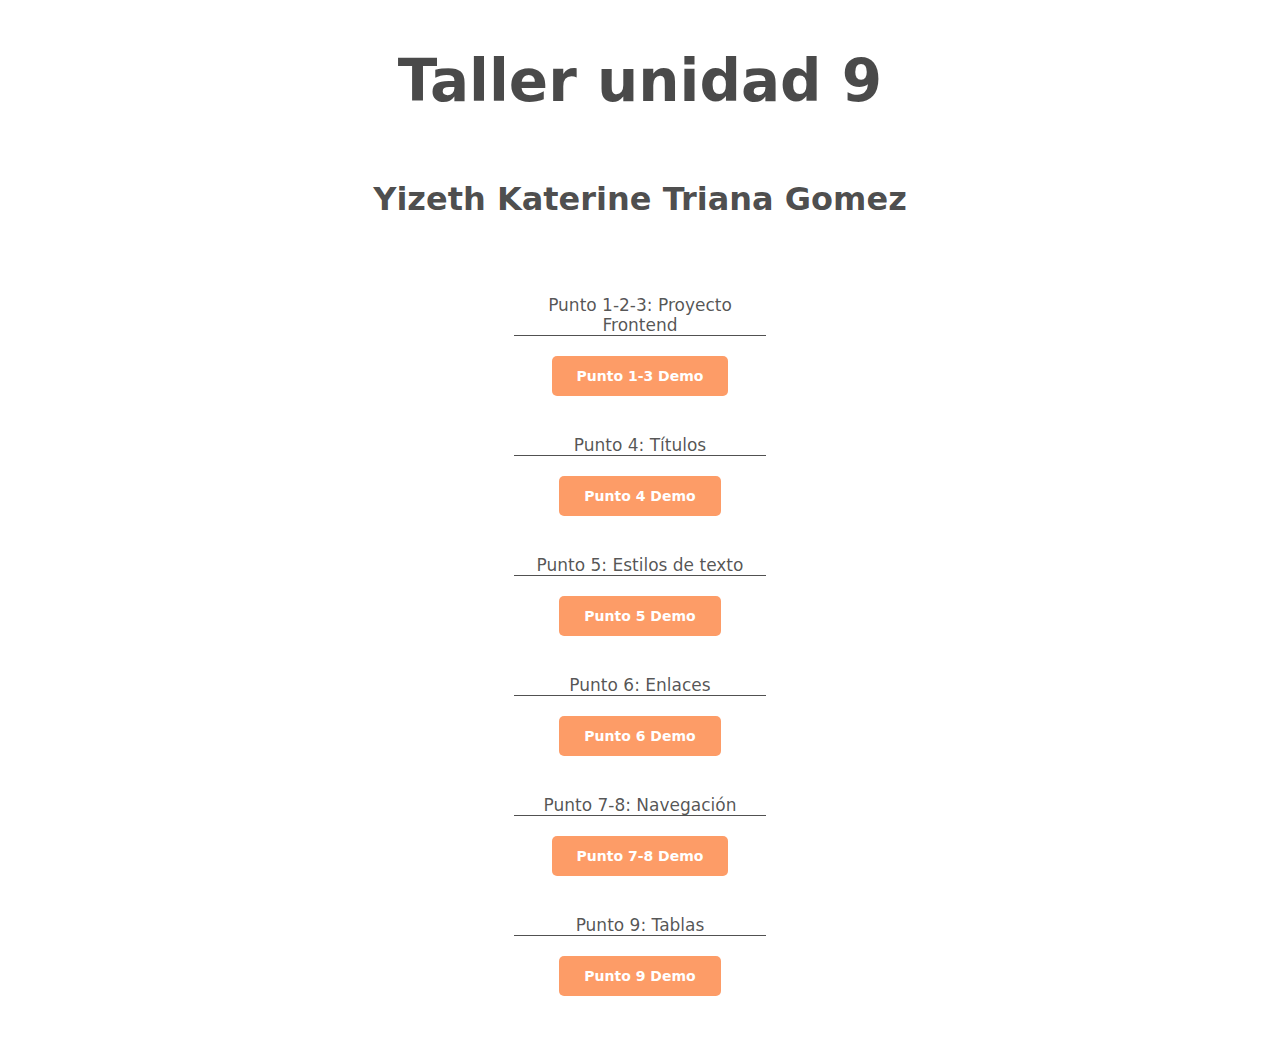
<file: index.html>
<!DOCTYPE html>
<html lang="en">

<head>
    <meta charset="UTF-8">
    <meta http-equiv="X-UA-Compatible" content="IE=edge">
    <meta name="viewport" content="width=device-width, initial-scale=1.0">
    <title>php example</title>
    <link rel="stylesheet" href="./styles/styles.css">
</head>

<body>
    <div>
        <h1> Taller unidad 9</h1>
        <h2>Yizeth Katerine Triana Gomez</h2>
        <nav>
            <ul>
                <li>
                    <p>
                        Punto 1-2-3: Proyecto Frontend
                    </p>
                    <a href="./PUNTO 1-3/Index.html">
                        Punto 1-3 Demo
                    </a>
                </li>
                <li>
                    <p>
                        Punto 4: Títulos
                    </p>
                    <a href="./PUNTO-4/index.html"> 
                        Punto 4 Demo
                    </a>
                </li>
                <li>
                    <p>
                        Punto 5: Estilos de texto
                    </p>
                    <a href="./PUNTO-5/index.html"> 
                        Punto 5 Demo
                    </a>
                </li>
                <li>
                    <p>
                        Punto 6: Enlaces
                    </p>
                    <a href="./PUNTO-6/index.html">
                        Punto 6 Demo
                    </a>
                </li>
                <li>
                    <p>
                        Punto 7-8: Navegación
                    </p>
                    <a href="./PUNTO-7/index.html">
                        Punto 7-8 Demo
                    </a>
                </li>
                <li>
                    <p>
                        Punto 9: Tablas
                    </p>
                    <a href="./PUNTO-9/index.html"> 
                        Punto 9 Demo
                    </a>
                </li>
            </ul>
        </nav>
    </div>
</body>

</html>
</file>
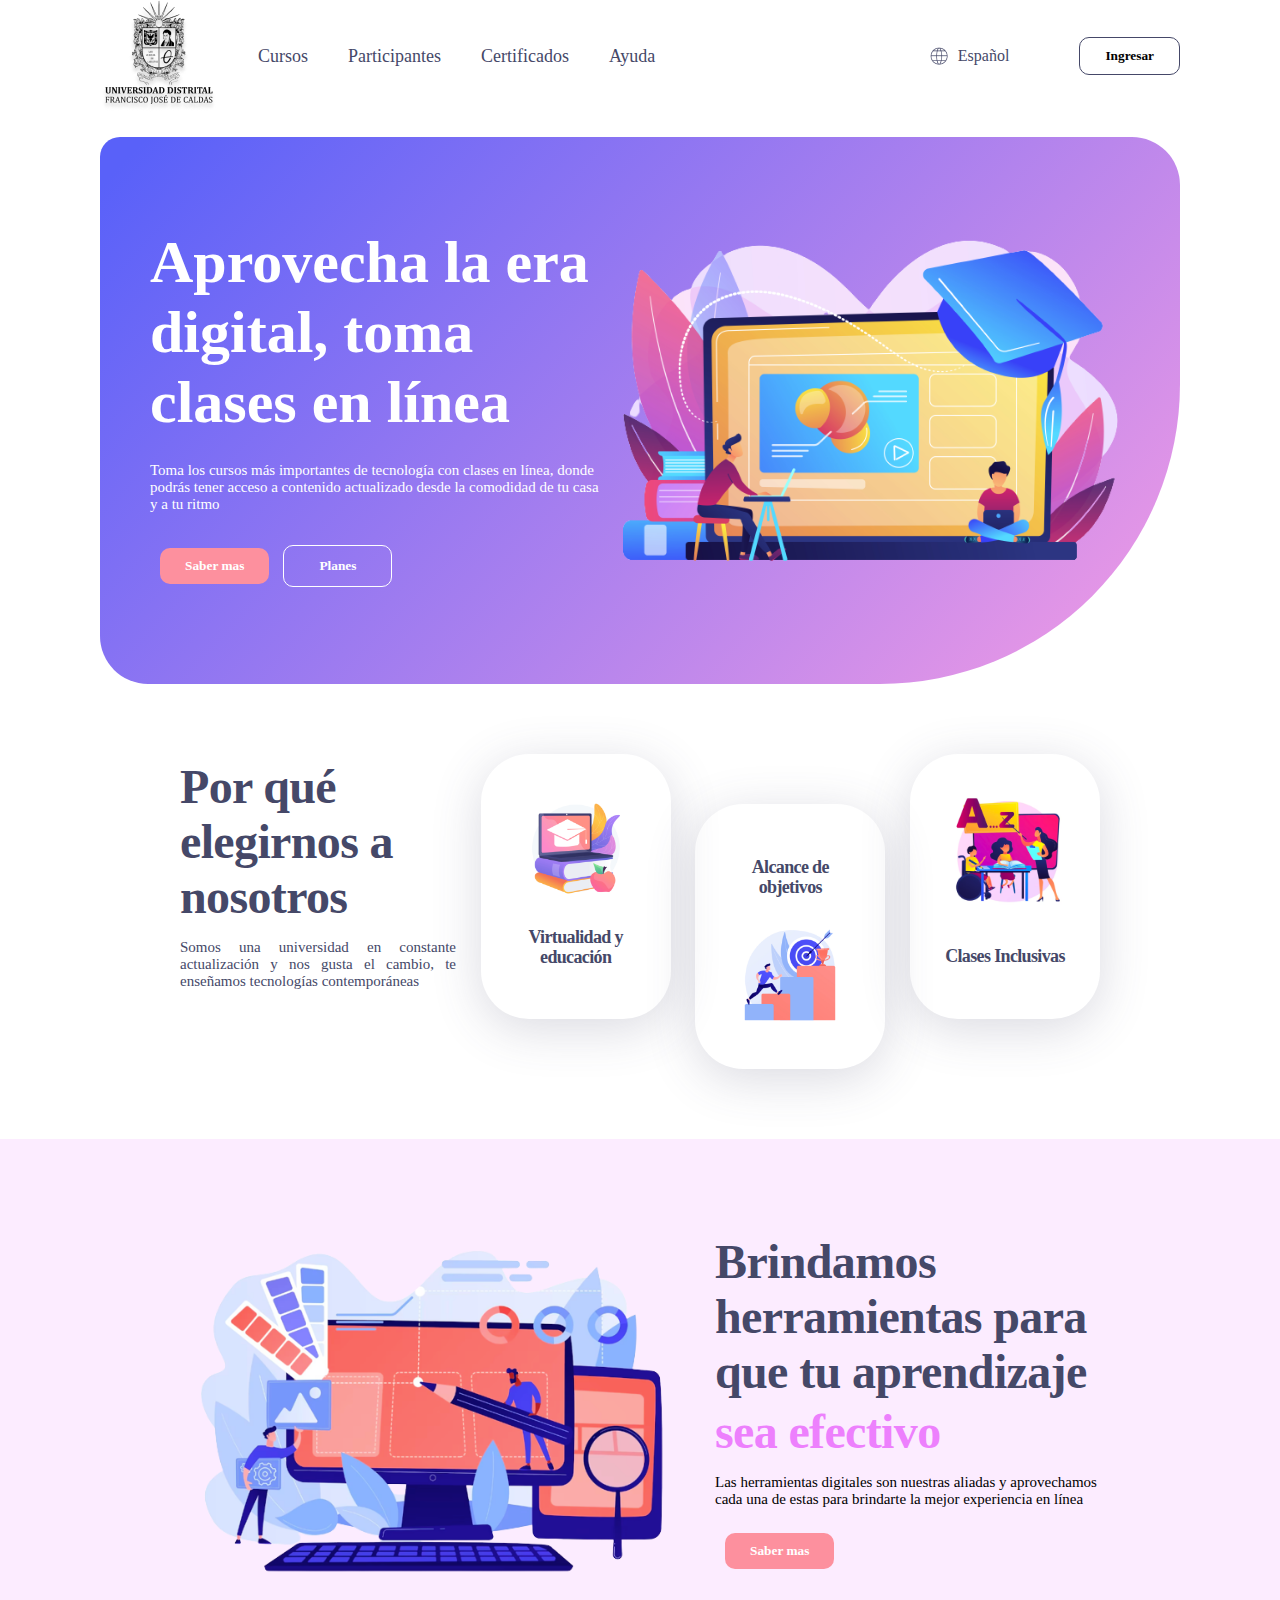
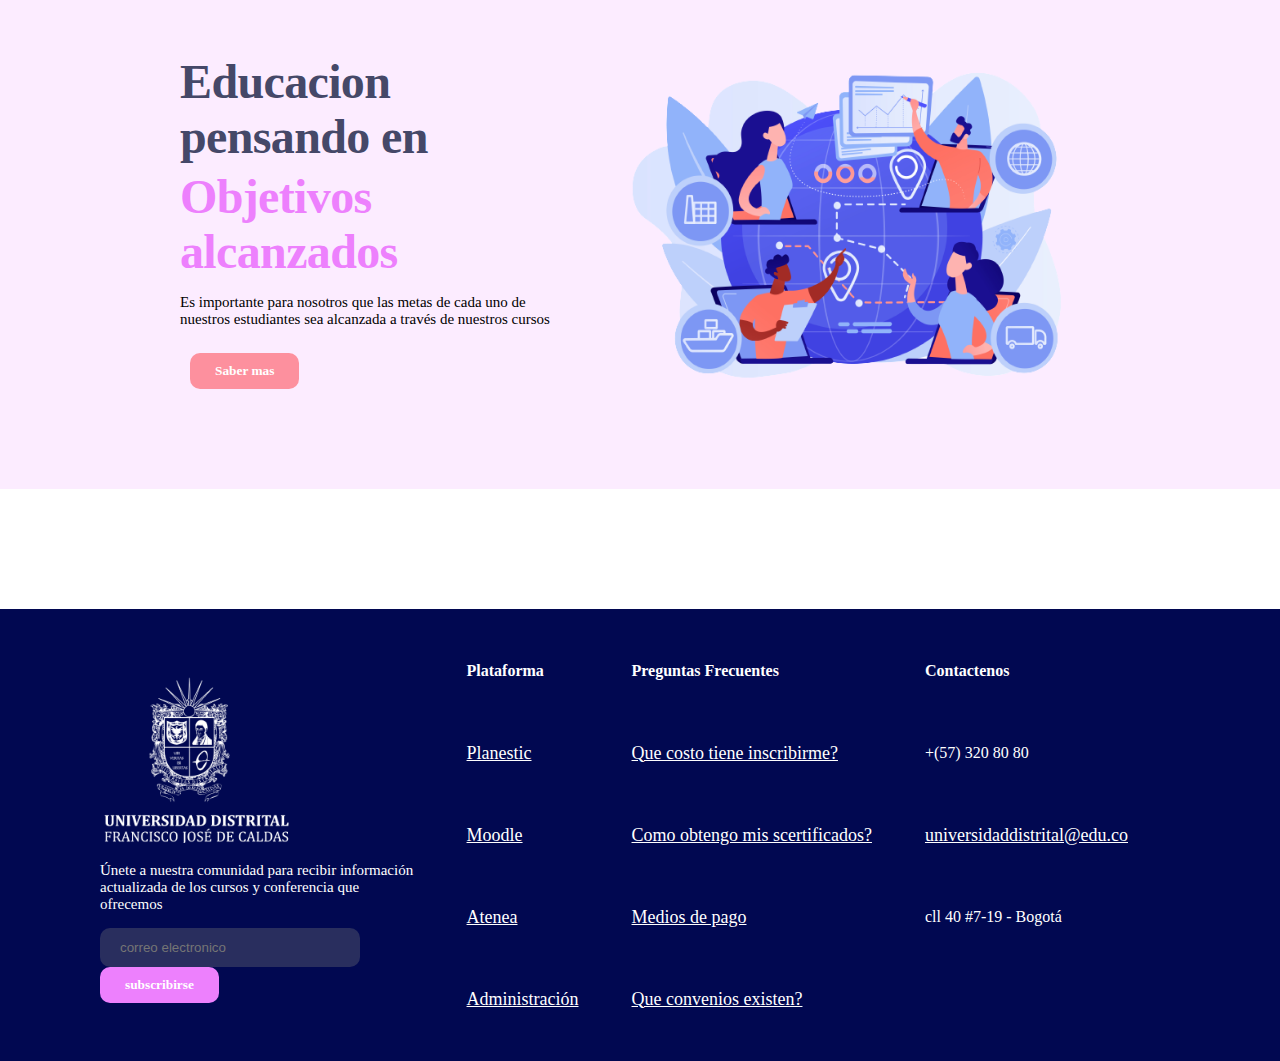
<file: PUNTO 1-3/Index.html>
<!DOCTYPE html>
<html lang="en">

<head>
    <meta charset="UTF-8">
    <meta http-equiv="X-UA-Compatible" content="IE=edge">
    <meta name="viewport" content="width=device-width, initial-scale=1.0">
    <title>UD Atenea Cursos</title>
    <link rel="stylesheet" href="https://indestructibletype.com/fonts/Jost.css" type="text/css" charset="utf-8" />
    <link rel="stylesheet" href="./styles/generasl-styles.css">
    <link rel="stylesheet" href="./styles/header-styles.css">
    <link rel="stylesheet" href="./styles/banner-styles.css">
    <link rel="stylesheet" href="./styles/section-1-styles.css">
    <link rel="stylesheet" href="./styles/section-2-styles.css">
    <link rel="stylesheet" href="./styles/footer-styles.css"> 
</head>

<body>
    <header>
        <div class="header__navigation">
            <img src="./Public/Images/header-logo.png" alt="main-logo">
            <nav>
                <ul>
                    <li><a href="">Cursos</a></li>
                    <li><a href="">Participantes</a></li>
                    <li><a href="">Certificados</a></li>
                    <li><a href="">Ayuda</a></li>
                </ul>
            </nav>
        </div>
        <div class="header__settings">
            <div>
                <img src="./Public/Images/header-world.png" alt="world">
                <span>Español</span>
            </div>
            <button>Ingresar</button>
        </div>
    </header>
    <main>
        <section id="banner">
            <div>
                <div>
                    <h1>Aprovecha la era digital, toma clases en línea</h1>
                    <p>
                        Toma los cursos más importantes de tecnología con clases en línea, donde podrás tener acceso
                        a contenido actualizado desde la comodidad de tu casa y a tu ritmo
                    </p>
                </div>
                <div>
                    <button class="button--orange">Saber mas</button>
                    <button class="button--white">Planes</button>
                </div>
            </div>
            <img src="./Public/Images/banner-online.png" alt="banner" width="550px" height="350px">
        </section>
        <section id="section-1">
            <div class="section-1__info">
                <h2>Por qué elegirnos a nosotros</h2>
                <p>
                    Somos una universidad en constante actualización
                    y nos gusta el cambio, te enseñamos tecnologías contemporáneas
                </p>
            </div>
            <div class="section-1__card">
                <img src="Public/Images/section1-education.png" alt="education" width="120px" height="120px">
                <h3>Virtualidad y educación</h3>
            </div>
            <div class="section-1__card section-1__card-down">
                <h3>Alcance de objetivos</h3>
                <img src="Public/Images/section1-goals.png" alt="goals" width="120px" height="120px">
            </div>
            <div class="section-1__card">
                <img src="Public/Images/section1-teach.png" alt="teach" width="120px" height="120px">
                <h3>Clases Inclusivas</h3>
            </div>
        </section>
        <section id="section-2">
            <div class="section-2__info">
                <img src="Public/Images/section2-tools.png" alt="tools" width="500px" height="350px">
                <div>
                    <h2>Brindamos herramientas para que tu aprendizaje</h2>
                    <h2 class="section-2__sub-pink">sea efectivo</h2>
                    <p>
                        Las herramientas digitales son nuestras aliadas y
                        aprovechamos cada una de estas para brindarte la mejor experiencia en línea
                    </p>
                    <button class="button--orange">Saber mas</button>
                </div>
            </div>
            <div class="section-2__info">
                <div>
                    <h2>Educacion pensando en</h2>
                    <h2 class="section-2__sub-pink">Objetivos alcanzados</h2>
                    <p>
                        Es importante para nosotros que las metas de cada uno de nuestros estudiantes
                        sea alcanzada a través de nuestros cursos
                    </p>
                    <button class="button--orange">Saber mas</button>
                </div>
                <img src="Public/Images/section2-goals.png" alt="goals" width="500px" height="350px">
            </div>
        </section>
    </main>
    <footer id="footer">
        <div class="footer__info">
            <img src="./Public/Images/footer-logo.png" alt="logo" width="200px" height="175px">
            <div>
                <p>
                    Únete a nuestra comunidad para recibir información
                    actualizada de los cursos y conferencia que ofrecemos
                </p>
                <form>
                    <input 
                    type="email" 
                    name="user_email" 
                    placeholder="correo electronico">
                    <button class="button--pink">subscribirse</button>
                </form>
            </div>
        </div>
        <div>
            <table>
                <tr>
                    <th>Plataforma</th>
                    <th>Preguntas Frecuentes</th>
                    <th>Contactenos</th>
                </tr>
                <tr>
                    <td><a href="">Planestic</a></td>
                    <td><a href="">Que costo tiene inscribirme?</a></td>
                    <td>+(57) 320 80 80</td>
                </tr>
                <tr>
                    <td><a href="">Moodle</a></td>
                    <td><a href="">Como obtengo mis scertificados?</a></td>
                    <td><a href="">universidaddistrital@edu.co</a></td>
                </tr>
                <tr>
                    <td><a href="">Atenea</a></td>
                    <td><a href="">Medios de pago</a></td>
                    <td>cll 40 #7-19 - Bogotá</td>
                </tr>
                <tr>
                    <td><a href="">Administración</a></td>
                    <td><a href="">Que convenios existen?</a></td>
                </tr>
             </table>
        </div>
    </footer>
</body>

</html>
</file>
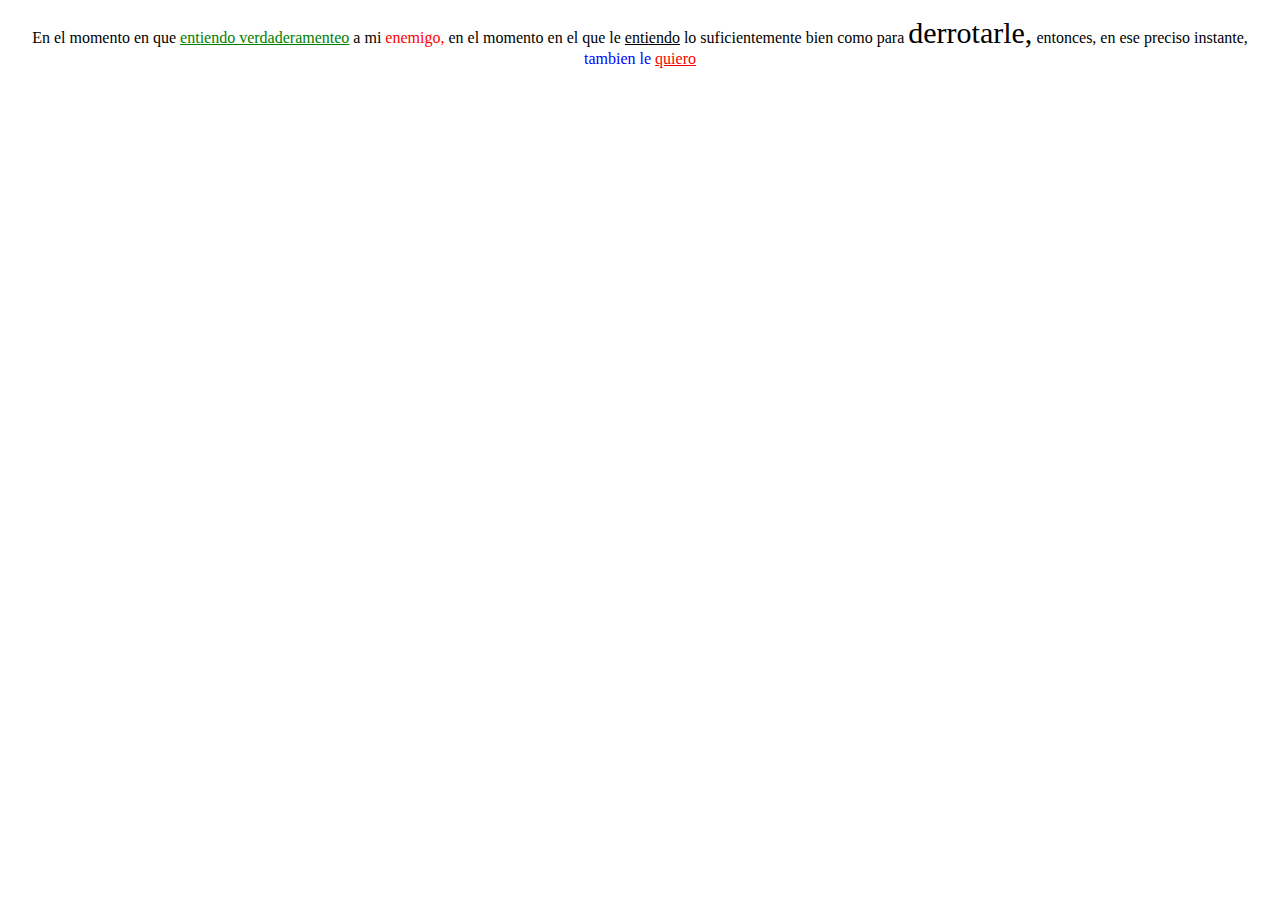
<file: PUNTO-5/index.html>
<!DOCTYPE html>
<html lang="en">
<head>
    <meta charset="UTF-8">
    <meta name="viewport" content="width=device-width, initial-scale=1.0">
    <title>Centrar texto</title>
</head>
<body>
    <center>
        <p>
            <span>En el momento en que </span> 
            <u
            style="color: green;"
            >entiendo verdaderamenteo</u>
            <span>a mi</span>
            <span
            style="color: red;"
            >enemigo,</span>
            <span>en el momento en el que le</span>
            <u>entiendo</u>
            <span>lo suficientemente bien como para</span>
            <span
            style="font-size: 30px;"
            >derrotarle,</span>
            <span>entonces, en ese preciso instante,</span>
            <h style="color: blue;"
            >tambien le</h>
            <u style="color: red;">quiero</u>
        </p> 
    </center>
</body>
</html>
</file>
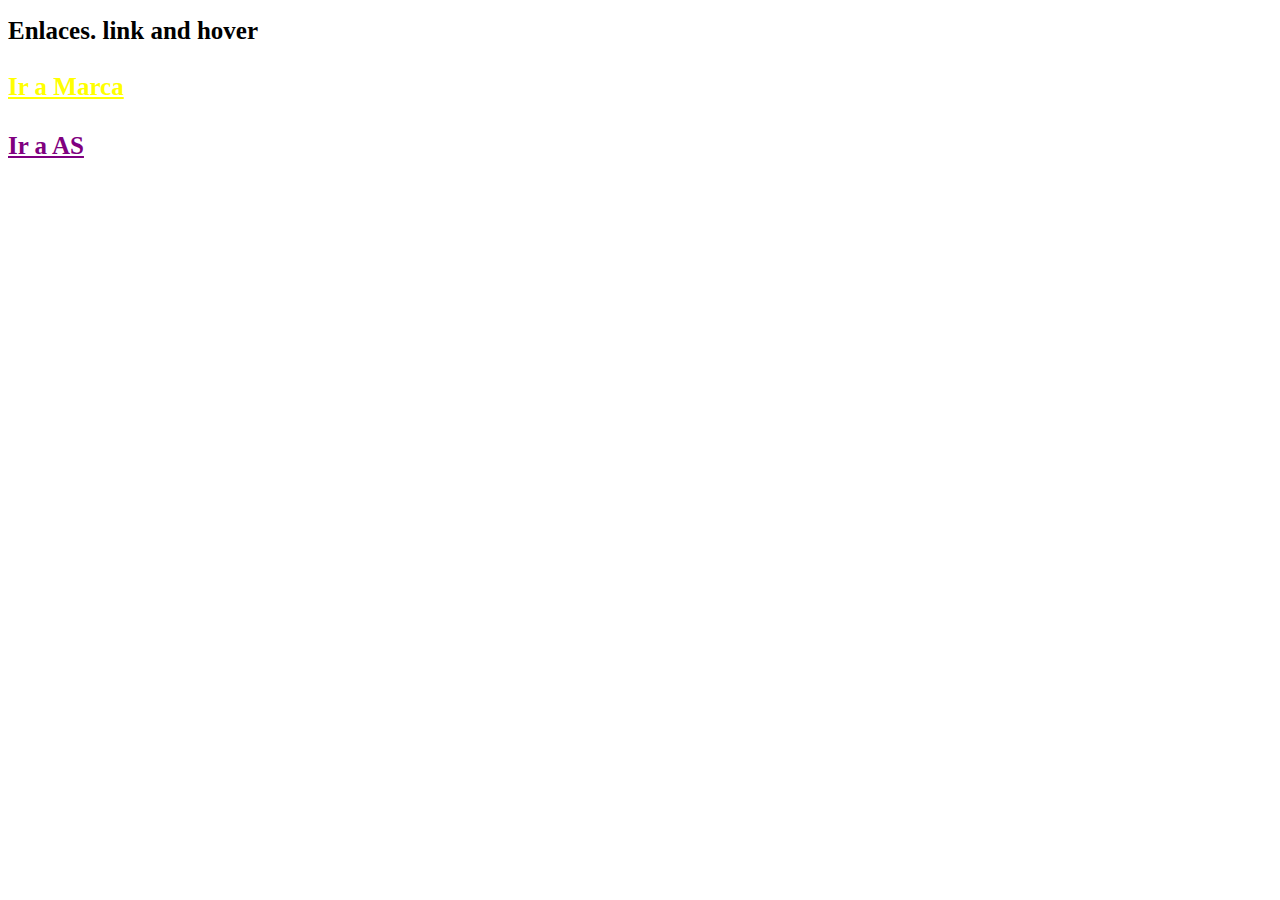
<file: PUNTO-6/index.html>
<!DOCTYPE html>
<html lang="en">
<head>
    <meta charset="UTF-8">
    <meta name="viewport" content="width=device-width, initial-scale=1.0">
    <title>Document</title>
    <style>
        .h1 {
            color: black;
            font-size: 25px;
            font-family: 'Jost';
        }
    </style>
    <style>
        .u1 {
            color: yellow;
            font-size: 25px;
            font-family: 'Jost';
        }
    </style>
    <style>
        .u2 {
            color: purple;
            font-size: 25px;
            font-family: 'Jost';
        
        }
    </style>
</head>
<body>
    <h1 class="h1">Enlaces. link and hover</h1>
    <h1>
        <u class="u1">Ir a Marca</u>
    </h1>
    <h1>
        <u class="u2">Ir a AS</u>
    </h1>

</body>
</html>
</file>
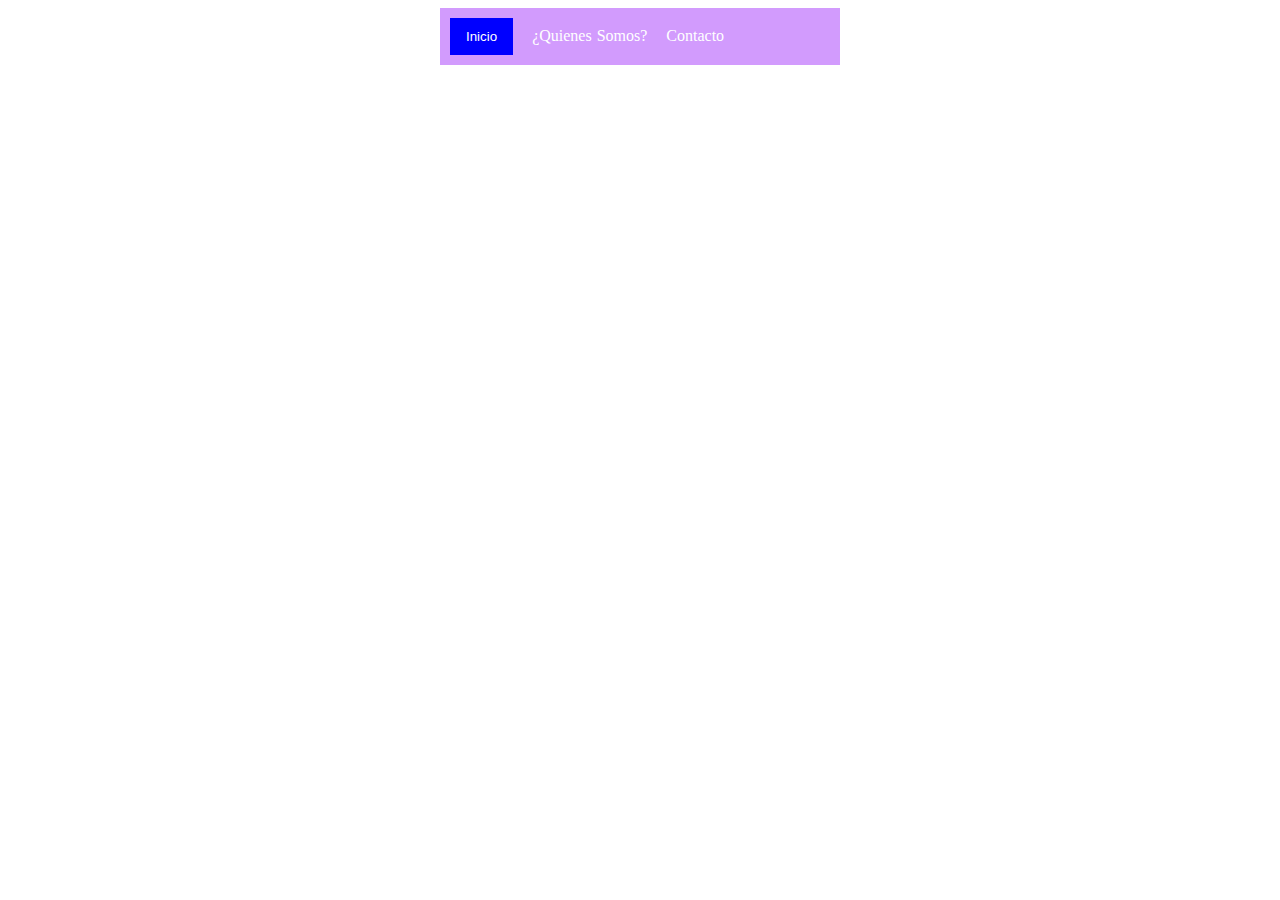
<file: PUNTO-7/index.html>
<!DOCTYPE html>
<html lang="en">

<head>
    <meta charset="UTF-8">
    <meta name="viewport" content="width=device-width, initial-scale=1.0">
    <title>punto7</title>
    <link rel="stylesheet" href="style.css">
</head>

<body>

    <div class="cuadro">
        <button class="button">
            <span>Inicio</span>
        </button>
        <span class="separar">¿Quienes Somos?</span>
        <span>Contacto</span>
    </div>
</body>

</html>
</file>
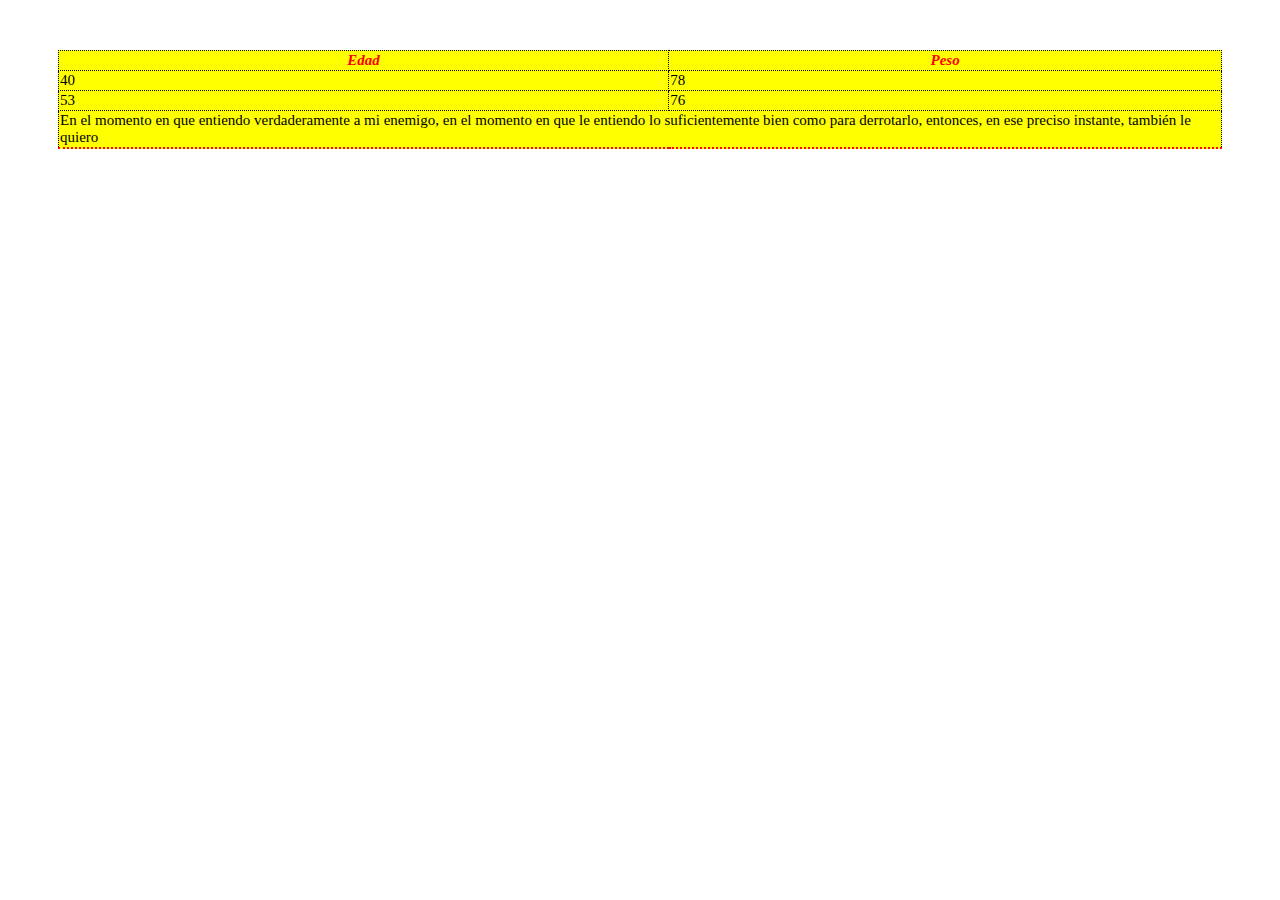
<file: PUNTO-9/index.html>
<!DOCTYPE html>
<html lang="en">

<head>
    <meta charset="UTF-8">
    <meta name="viewport" content="width=device-width, initial-scale=1.0">
    <title>punto 9</title>
    <link rel="stylesheet" href="style.css">

    <style>
        table, th, td {
            border: 1px solid black;
            border-collapse: collapse;
            border-style: dotted;

        }
    </style>
</head>

<body>
    <table class="styled-table">
        <thead>
            <tr class="encabezado">
                <th><i>Edad</i></th>
                <th><i>Peso</i></th>
            </tr>
        <tbody>
            <tr>
                <td>40</td>
                <td>78</td>
            </tr>
        </tbody>
        <tbody>
            <tr>
                <td>53</td>
                <td>76</td>
            </tr>
            <td colspan="2">En el momento en que entiendo verdaderamente a mi enemigo, en el momento en que le entiendo
                lo
                suficientemente bien como para derrotarlo, entonces, en ese preciso instante,
                también le quiero</td>
        </tbody>

        </thead>
    </table>

</body>

</html>
</file>
<file: styles/styles.css>
body {
    text-align: center;
    color: #000000b5;
    font-family: system-ui, -apple-system;
}

body,
div {
    display: flex;
    justify-content: center;
    align-items: center;
}

div {
    flex-direction: column;
    width: 50%;
    height: 50%;
    text-align: center;
}

h1 {
    font-size: 58px;
}

h2 {
    font-size: 32px;
}

nav {
    width: 40%;
}

ul {
    padding: 0;
    text-align: center;
    list-style: none;
}

li {
    margin: 50px 0;
}

p {
    margin: 40px 0 30px;
    color: #000000ae;
    font-size: 17px;
    border-bottom: 1px solid;
}

a {
    padding: 12px 25px;
    color: #ffffff;
    background-color: #fd8f54e2;
    border: none;
    border-radius: 5px;
    font-family: system-ui, -apple-system;
    font-size: 14px;
    font-weight: bold;
    text-decoration: none;
    cursor: pointer;
}

a:hover {
    background-color: #e87537e2;
}
</file>
<file: PUNTO 1-3/styles/generasl-styles.css>
a {
    font-family: 'Jost';
    font-size: 18px;
}

button {
    padding: 10px 25px;
    font-family: 'Jost';
    font-weight: bold;
    border-radius: 10px;
    cursor: pointer;
}

.button--orange {
    margin: 10px;
    background-color: #fd909e;
    color: #fff;
    border: none;
    }

    h2 {
        margin: 5px 0px;
        color: #454868;
        font-family:'Jost';
        font-size: 48px;
        line-height: 55px;
        letter-spacing: -0.64px;
    }
    
    p {
        font-family: 'Jost';
        font-size: 15px;
        font-weight: 300px;
    }

    body {
        margin: 0px;
    }
</file>
<file: PUNTO 1-3/styles/header-styles.css>
header {
    display: flex;
    justify-content: space-between;
    margin: 0px 100px;
}

.header__navigation {
    display: flex;
    align-items: center;
}

nav ul {
    display: flex;
    gap: 40px;
    list-style: none;
}

nav ul a {
    color: #454868;
    text-decoration: none;
}

.header__settings {
    display: flex;
    align-items: center;
    gap: 70px;
}

.header__settings div {
    display: flex;
    align-items: center;
    gap: 10px;
    font-family: 'Jost';
    font-weight: 300;
    color: #454868;
}

.header__settings button {
    background-color: transparent;
    color: 454868;
    border: 1px solid #454868;
    
}
</file>
<file: PUNTO 1-3/styles/banner-styles.css>
#banner {
    display: flex;
    padding: 90px 50px;
    margin: 25px 100px;
    background: linear-gradient(313.18deg, #EE9AE5 3.28%, #5961F9 97.04%);
    border-radius: 20px 48px 300px 48px;
}

h1 {
    margin: 0px;
    color: #fff;
    font-family: 'Jost';
    font-size: 60px;
    font-weight: 600px;
    line-height: 70px;
    letter-spacing: -0,64px;
}

#banner p{
    margin: 25px 0px;
    color: #fff;
}

.button--white {
    padding: 12px 35px;
    background-color: transparent;
    color: white; 
    border: 1px solid #fff;
    }
.button--orange {
    margin-right: 10px;
    background-color: #fd909e;
    color: #fff;
    border: none;
}
</file>
<file: PUNTO 1-3/styles/section-1-styles.css>
#section-1 {
    display: flex;
    justify-content: space-between;
    margin: 50px 100px;
    padding: 20px 80px;
}

.section-1__info {
    width: 30%;
}

.section-1__info p{
    color: #454868;
    text-align: justify;
}

.section-1__card {
    display: flex;
    flex-direction: column;
    align-items: center;
    justify-content: space-between;
    width: min-content;

    height: 195px;
    padding: 35px;
    border-radius: 48px;
    box-shadow: 0px 10px 50px #45486833;
}

.section-1__card-down {
    margin-top: 50px;
}

.section-1__card h3 {
    font-family: 'Jost';
    color:  #454868;
    font-size: 18px;
    line-height: 20px;
    letter-spacing: -0.64px;
    text-align: center;
}
</file>
<file: PUNTO 1-3/styles/section-2-styles.css>
#section-2 {
    padding: 20px 180px;
    background-color: #ed80fd26;
    }
    
.section-2__info {
    display: flex;
    gap: 35px;
    margin: 70px 0px;
}    

.section-2__sub-pink {
    color: #ed80fd;
}
</file>
<file: PUNTO 1-3/styles/footer-styles.css>
#footer {
    display: flex;
    justify-content: space-between;
    align-items: center;

    margin-top: 120px;
    padding: 20px 100px;
    background-color: #010851;
    color: #fff;
}

.footer__info {
    width: 30%;
}

input {
    width: 220px;
    padding: 12px 20px;
    margin-right: -15px;
    border: none;
    border-radius: 10px;
    background-color: #45486899;
}

.button--pink {
    background-color: #ED80FD;
    color: #fff;
    border: none;
}

table {
    font-family: 'Jost';
    text-align: left;
}

tr {
    height: 80px;
}

td {
    padding-right: 50px;
}

td a {
    color: #fff;
}
</file>
<file: PUNTO-7/style.css>
.cuadro {
    background-color: #d29bfd;
    color: white;
    padding: 10px;
    width: 380px;
    text-align: left;
    word-spacing: 10px;
    margin: 0 auto;
}

.button {
    padding: 10px 15px;
    background-color: #0000FF;
    color: white;
    border: 1px solid #0000FF;
}

.separar {
    padding: 5px;
    word-spacing: 1px;
}
</file>
<file: PUNTO-9/style.css>
.styled-table {
    border-collapse: collapse;
    margin: 50px 50px;
    font-size: 15px;
    font-family: 'Jost';
    background-color: 	#FFFF00; 
    border: 1px solid black;
    border-bottom: 2px dotted red;
    border-style: dotted;
}

.encabezado {
    align-self: center;
    color:  #FF0000; 
}

.styled-table thead {
    color: #FF0000;
    font-family: 'Jost';
}
</file>
